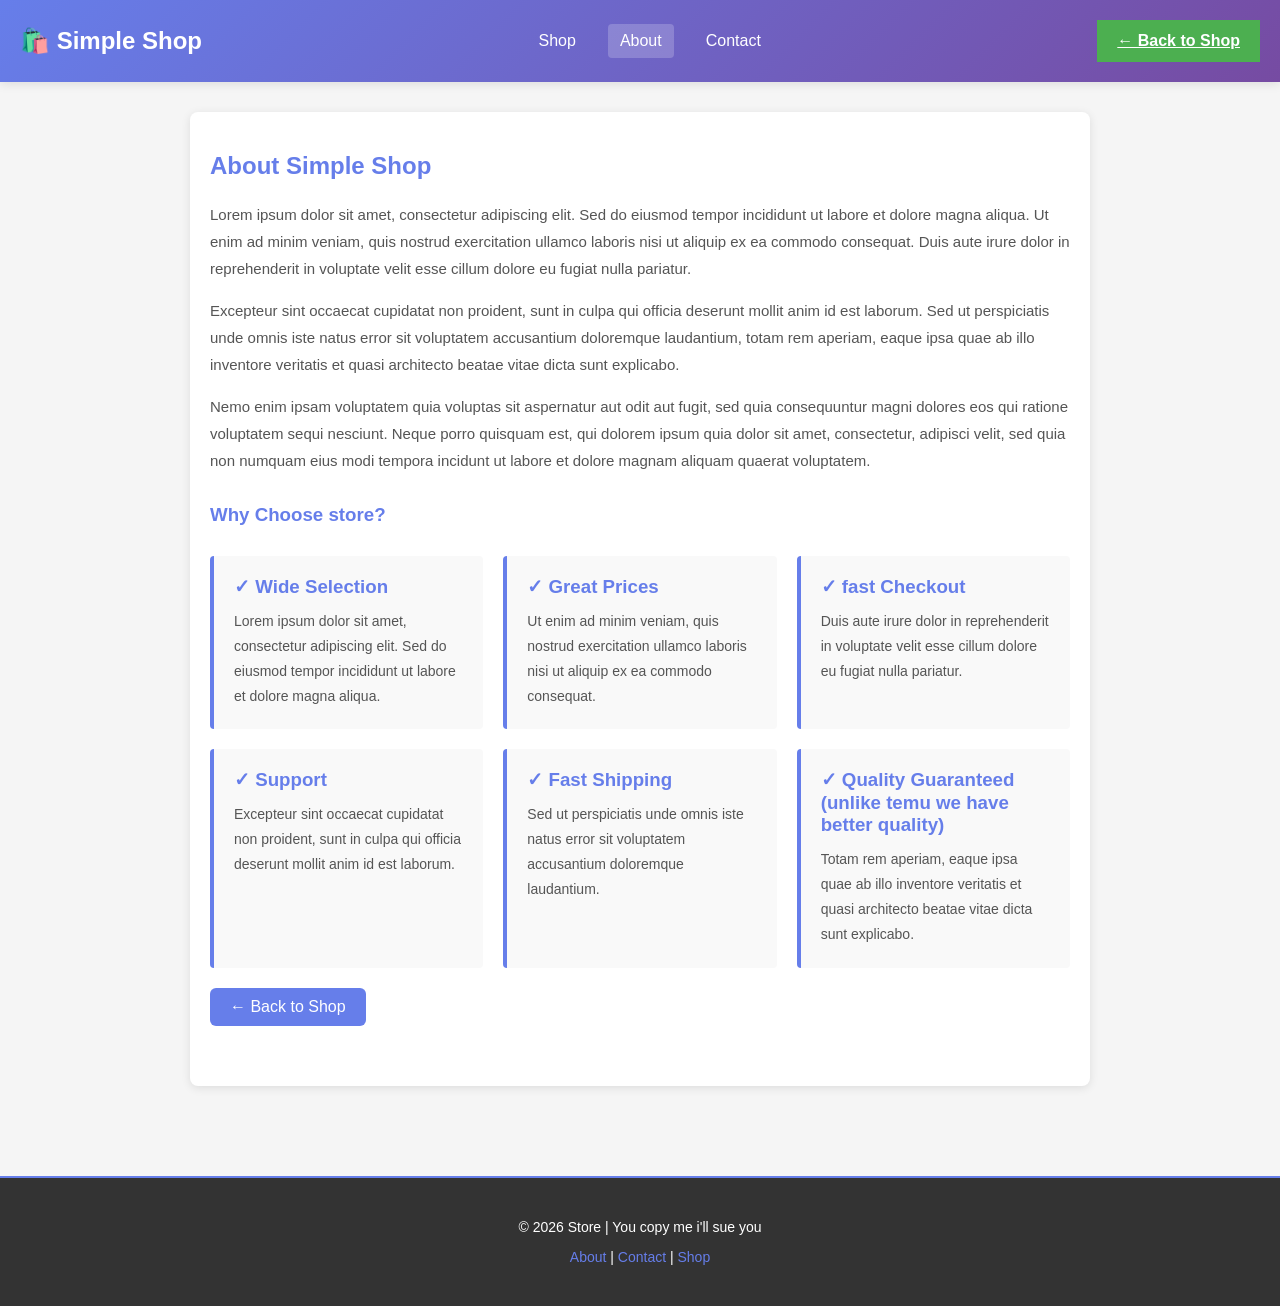
<file: about.html>
<!doctype html>
<html>
  <head>
    <meta charset="UTF-8" />
    <meta name="viewport" content="width=device-width, initial-scale=1.0" />
    <title>About - Simple Shop</title>
    <!-- CSS Files -->
    <link rel="stylesheet" href="common.css" />
    <link rel="stylesheet" href="header.css" />
    <link rel="stylesheet" href="footer.css" />
    <link rel="stylesheet" href="responsive.css" />
    <style>
      .about-container {
        max-width: 900px;
        margin: 0 auto;
        padding: 40px 20px;
        background: #fff;
        border-radius: 8px;
        box-shadow: 0 2px 10px rgba(0, 0, 0, 0.1);
      }

      .about-container h2 {
        color: var(--primary-color);
        margin-bottom: 20px;
      }

      .about-container p {
        line-height: 1.8;
        color: #555;
        margin-bottom: 15px;
        font-size: 15px;
      }

      .about-features {
        display: grid;
        grid-template-columns: repeat(auto-fit, minmax(250px, 1fr));
        gap: 20px;
        margin-top: 30px;
      }

      .feature {
        padding: 20px;
        background: #f9f9f9;
        border-left: 4px solid var(--primary-color);
        border-radius: 4px;
      }

      .feature h3 {
        color: var(--primary-color);
        margin-bottom: 10px;
      }

      .feature p {
        margin-bottom: 0;
        font-size: 14px;
      }

      .back-link {
        display: inline-block;
        margin: 20px 0;
        padding: 10px 20px;
        background: var(--primary-color);
        color: white;
        text-decoration: none;
        border-radius: 6px;
        transition: all 0.3s;
      }

      .back-link:hover {
        background: var(--secondary-color);
      }
    </style>
  </head>
  <body>
    <!-- Header -->
    <header>
      <h1>🛍️ Simple Shop</h1>
      <nav>
        <a href="Index.html">Shop</a>
        <a href="about.html" style="background: rgba(255, 255, 255, 0.2)"
          >About</a
        >
        <a href="contact.html">Contact</a>
      </nav>
      <a href="Index.html" class="cart-btn">← Back to Shop</a>
    </header>

    <!-- Main Content -->
    <main class="container">
      <div class="about-container">
        <h2>About Simple Shop</h2>
        <p>
          Lorem ipsum dolor sit amet, consectetur adipiscing elit. Sed do
          eiusmod tempor incididunt ut labore et dolore magna aliqua. Ut enim ad
          minim veniam, quis nostrud exercitation ullamco laboris nisi ut
          aliquip ex ea commodo consequat. Duis aute irure dolor in
          reprehenderit in voluptate velit esse cillum dolore eu fugiat nulla
          pariatur.
        </p>

        <p>
          Excepteur sint occaecat cupidatat non proident, sunt in culpa qui
          officia deserunt mollit anim id est laborum. Sed ut perspiciatis unde
          omnis iste natus error sit voluptatem accusantium doloremque
          laudantium, totam rem aperiam, eaque ipsa quae ab illo inventore
          veritatis et quasi architecto beatae vitae dicta sunt explicabo.
        </p>

        <p>
          Nemo enim ipsam voluptatem quia voluptas sit aspernatur aut odit aut
          fugit, sed quia consequuntur magni dolores eos qui ratione voluptatem
          sequi nesciunt. Neque porro quisquam est, qui dolorem ipsum quia dolor
          sit amet, consectetur, adipisci velit, sed quia non numquam eius modi
          tempora incidunt ut labore et dolore magnam aliquam quaerat
          voluptatem.
        </p>

        <h3
          style="
            color: var(--primary-color);
            margin-top: 30px;
            margin-bottom: 20px;
          "
        >
          Why Choose store?
        </h3>

        <div class="about-features">
          <div class="feature">
            <h3>✓ Wide Selection</h3>
            <p>
              Lorem ipsum dolor sit amet, consectetur adipiscing elit. Sed do
              eiusmod tempor incididunt ut labore et dolore magna aliqua.
            </p>
          </div>
          <div class="feature">
            <h3>✓ Great Prices</h3>
            <p>
              Ut enim ad minim veniam, quis nostrud exercitation ullamco laboris
              nisi ut aliquip ex ea commodo consequat.
            </p>
          </div>
          <div class="feature">
            <h3>✓ fast Checkout</h3>
            <p>
              Duis aute irure dolor in reprehenderit in voluptate velit esse
              cillum dolore eu fugiat nulla pariatur.
            </p>
          </div>
          <div class="feature">
            <h3>✓ Support</h3>
            <p>
              Excepteur sint occaecat cupidatat non proident, sunt in culpa qui
              officia deserunt mollit anim id est laborum.
            </p>
          </div>
          <div class="feature">
            <h3>✓ Fast Shipping</h3>
            <p>
              Sed ut perspiciatis unde omnis iste natus error sit voluptatem
              accusantium doloremque laudantium.
            </p>
          </div>
          <div class="feature">
            <h3>✓ Quality Guaranteed (unlike temu we have better quality) </h3>
            <p>
              Totam rem aperiam, eaque ipsa quae ab illo inventore veritatis et
              quasi architecto beatae vitae dicta sunt explicabo.
            </p>
          </div>
        </div>

        <a href="Index.html" class="back-link">← Back to Shop</a>
      </div>
    </main>

    <!-- Footer -->
    <footer>
      <p>&copy; 2026 Store | You copy me i'll sue you</p>
      <p>
        <a href="about.html">About</a> | <a href="contact.html">Contact</a> |
        <a href="Index.html">Shop</a>
      </p>
    </footer>
  </body>
</html>
</file>
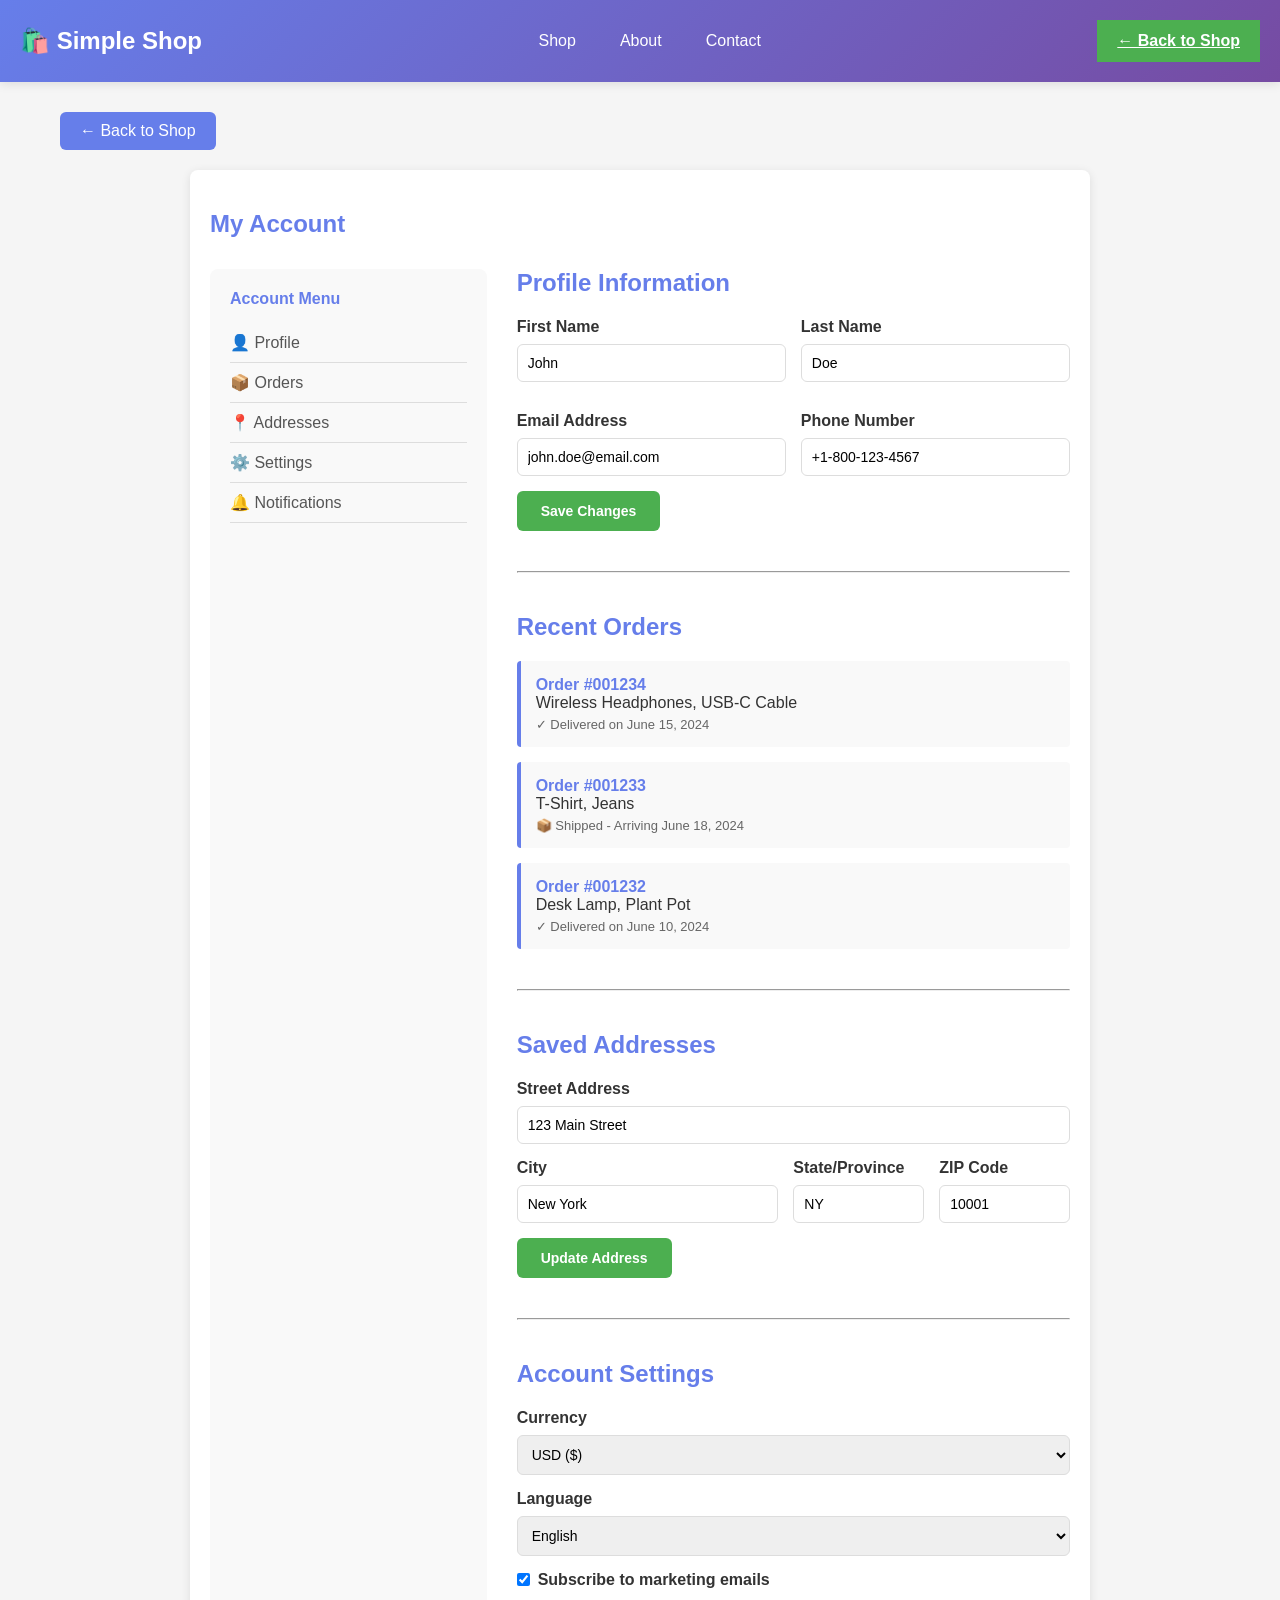
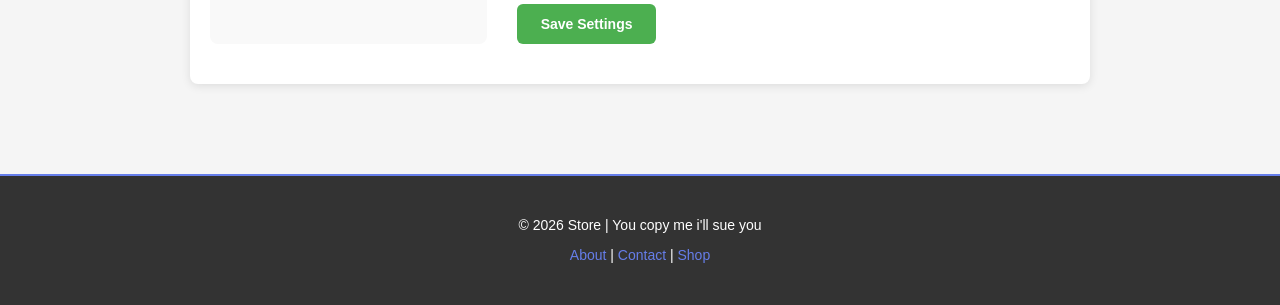
<file: account.html>
<!doctype html>
<html>
  <head>
    <meta charset="UTF-8" />
    <meta name="viewport" content="width=device-width, initial-scale=1.0" />
    <title>My Account - Simple Shop</title>
    <!-- CSS Files -->
    <link rel="stylesheet" href="common.css" />
    <link rel="stylesheet" href="header.css" />
    <link rel="stylesheet" href="footer.css" />
    <link rel="stylesheet" href="responsive.css" />
    <style>
      .account-container {
        max-width: 900px;
        margin: 0 auto;
        padding: 40px 20px;
        background: #fff;
        border-radius: 8px;
        box-shadow: 0 2px 10px rgba(0, 0, 0, 0.1);
      }

      .account-grid {
        display: grid;
        grid-template-columns: 1fr 2fr;
        gap: 30px;
        margin-top: 30px;
      }

      .sidebar {
        background: #f9f9f9;
        padding: 20px;
        border-radius: 8px;
      }

      .sidebar h3 {
        color: var(--primary-color);
        margin-bottom: 15px;
        font-size: 16px;
      }

      .sidebar ul {
        list-style: none;
        padding: 0;
      }

      .sidebar li {
        padding: 10px 0;
        border-bottom: 1px solid var(--border-color);
      }

      .sidebar li a {
        color: #555;
        text-decoration: none;
        transition: color 0.3s;
        display: flex;
        align-items: center;
        gap: 10px;
      }

      .sidebar li a:hover {
        color: var(--primary-color);
      }

      .content-section {
        background: white;
      }

      .content-section h2 {
        color: var(--primary-color);
        margin-bottom: 20px;
      }

      .form-group {
        margin-bottom: 15px;
      }

      .form-group label {
        display: block;
        font-weight: bold;
        margin-bottom: 8px;
        color: var(--text-color);
      }

      .form-group input,
      .form-group select {
        width: 100%;
        padding: 10px;
        border: 1px solid var(--border-color);
        border-radius: 6px;
        font-size: 14px;
      }

      .form-group input:focus,
      .form-group select:focus {
        outline: none;
        border-color: var(--primary-color);
        box-shadow: 0 0 5px rgba(102, 126, 234, 0.3);
      }

      .profile-info {
        display: grid;
        grid-template-columns: 1fr 1fr;
        gap: 15px;
      }

      .order-item {
        padding: 15px;
        background: #f9f9f9;
        border-left: 4px solid var(--primary-color);
        border-radius: 4px;
        margin-bottom: 15px;
      }

      .order-item .order-number {
        font-weight: bold;
        color: var(--primary-color);
      }

      .order-item .order-status {
        font-size: 13px;
        color: #666;
        margin-top: 5px;
      }

      .save-btn {
        padding: 12px 24px;
        background: var(--success-color);
        color: white;
        border: none;
        border-radius: 6px;
        font-weight: bold;
        cursor: pointer;
        transition: all 0.3s;
      }

      .save-btn:hover {
        background: #45a049;
      }

      .back-link {
        display: inline-block;
        margin-bottom: 20px;
        padding: 10px 20px;
        background: var(--primary-color);
        color: white;
        text-decoration: none;
        border-radius: 6px;
        transition: all 0.3s;
      }

      .back-link:hover {
        background: var(--secondary-color);
      }

      @media (max-width: 768px) {
        .account-grid {
          grid-template-columns: 1fr;
        }

        .profile-info {
          grid-template-columns: 1fr;
        }
      }
    </style>
  </head>
  <body>
    <!-- Header -->
    <header>
      <h1>🛍️ Simple Shop</h1>
      <nav>
        <a href="Index.html">Shop</a>
        <a href="about.html">About</a>
        <a href="contact.html">Contact</a>
      </nav>
      <a href="Index.html" class="cart-btn">← Back to Shop</a>
    </header>

    <!-- Main Content -->
    <main class="container">
      <a href="Index.html" class="back-link">← Back to Shop</a>

      <div class="account-container">
        <h2 style="color: var(--primary-color)">My Account</h2>

        <div class="account-grid">
          <!-- Sidebar Menu -->
          <div class="sidebar">
            <h3>Account Menu</h3>
            <ul>
              <li><a href="#profile">👤 Profile</a></li>
              <li><a href="#orders">📦 Orders</a></li>
              <li><a href="#addresses">📍 Addresses</a></li>
              <li><a href="#settings">⚙️ Settings</a></li>
              <li><a href="#notifications">🔔 Notifications</a></li>
            </ul>
          </div>

          <!-- Content Section -->
          <div class="content-section">
            <!-- Profile Section -->
            <div id="profile" style="margin-bottom: 40px">
              <h2>Profile Information</h2>
              <div class="profile-info">
                <div class="form-group">
                  <label>First Name</label>
                  <input type="text" value="John" placeholder="First Name" />
                </div>
                <div class="form-group">
                  <label>Last Name</label>
                  <input type="text" value="Doe" placeholder="Last Name" />
                </div>
                <div class="form-group">
                  <label>Email Address</label>
                  <input
                    type="email"
                    value="john.doe@email.com"
                    placeholder="Email"
                  />
                </div>
                <div class="form-group">
                  <label>Phone Number</label>
                  <input
                    type="tel"
                    value="+1-800-123-4567"
                    placeholder="Phone"
                  />
                </div>
              </div>
              <button
                class="save-btn"
                onclick="alert('Profile updated successfully!')"
              >
                Save Changes
              </button>
            </div>

            <hr style="margin: 40px 0" />

            <!-- Orders Section -->
            <div id="orders" style="margin-bottom: 40px">
              <h2>Recent Orders</h2>
              <div class="order-item">
                <div class="order-number">Order #001234</div>
                <p>Wireless Headphones, USB-C Cable</p>
                <div class="order-status">✓ Delivered on June 15, 2024</div>
              </div>
              <div class="order-item">
                <div class="order-number">Order #001233</div>
                <p>T-Shirt, Jeans</p>
                <div class="order-status">
                  📦 Shipped - Arriving June 18, 2024
                </div>
              </div>
              <div class="order-item">
                <div class="order-number">Order #001232</div>
                <p>Desk Lamp, Plant Pot</p>
                <div class="order-status">✓ Delivered on June 10, 2024</div>
              </div>
            </div>

            <hr style="margin: 40px 0" />

            <!-- Addresses Section -->
            <div id="addresses" style="margin-bottom: 40px">
              <h2>Saved Addresses</h2>
              <div class="form-group">
                <label>Street Address</label>
                <input
                  type="text"
                  value="123 Main Street"
                  placeholder="Street Address"
                />
              </div>
              <div
                style="
                  display: grid;
                  grid-template-columns: 2fr 1fr 1fr;
                  gap: 15px;
                "
              >
                <div class="form-group">
                  <label>City</label>
                  <input type="text" value="New York" placeholder="City" />
                </div>
                <div class="form-group">
                  <label>State/Province</label>
                  <input type="text" value="NY" placeholder="State" />
                </div>
                <div class="form-group">
                  <label>ZIP Code</label>
                  <input type="text" value="10001" placeholder="ZIP" />
                </div>
              </div>
              <button
                class="save-btn"
                onclick="alert('Address updated successfully!')"
              >
                Update Address
              </button>
            </div>

            <hr style="margin: 40px 0" />

            <!-- Settings Section -->
            <div id="settings">
              <h2>Account Settings</h2>
              <div class="form-group">
                <label>Currency</label>
                <select>
                  <option>USD ($)</option>
                  <option>EUR (€)</option>
                  <option>GBP (£)</option>
                </select>
              </div>
              <div class="form-group">
                <label>Language</label>
                <select>
                  <option>English</option>
                  <option>Spanish</option>
                  <option>French</option>
                  <option>German</option>
                </select>
              </div>
              <div class="form-group">
                <label style="display: flex; align-items: center">
                  <input
                    type="checkbox"
                    checked
                    style="width: auto; margin-right: 8px"
                  />
                  Subscribe to marketing emails
                </label>
              </div>
              <button
                class="save-btn"
                onclick="alert('Settings saved successfully!')"
              >
                Save Settings
              </button>
            </div>
          </div>
        </div>
      </div>
    </main>

    <!-- Footer -->
    <footer>
      <p>&copy; 2026 Store | You copy me i'll sue you</p>
      <p>
        <a href="about.html">About</a> | <a href="contact.html">Contact</a> |
        <a href="Index.html">Shop</a>
      </p>
    </footer>
  </body>
</html>
</file>
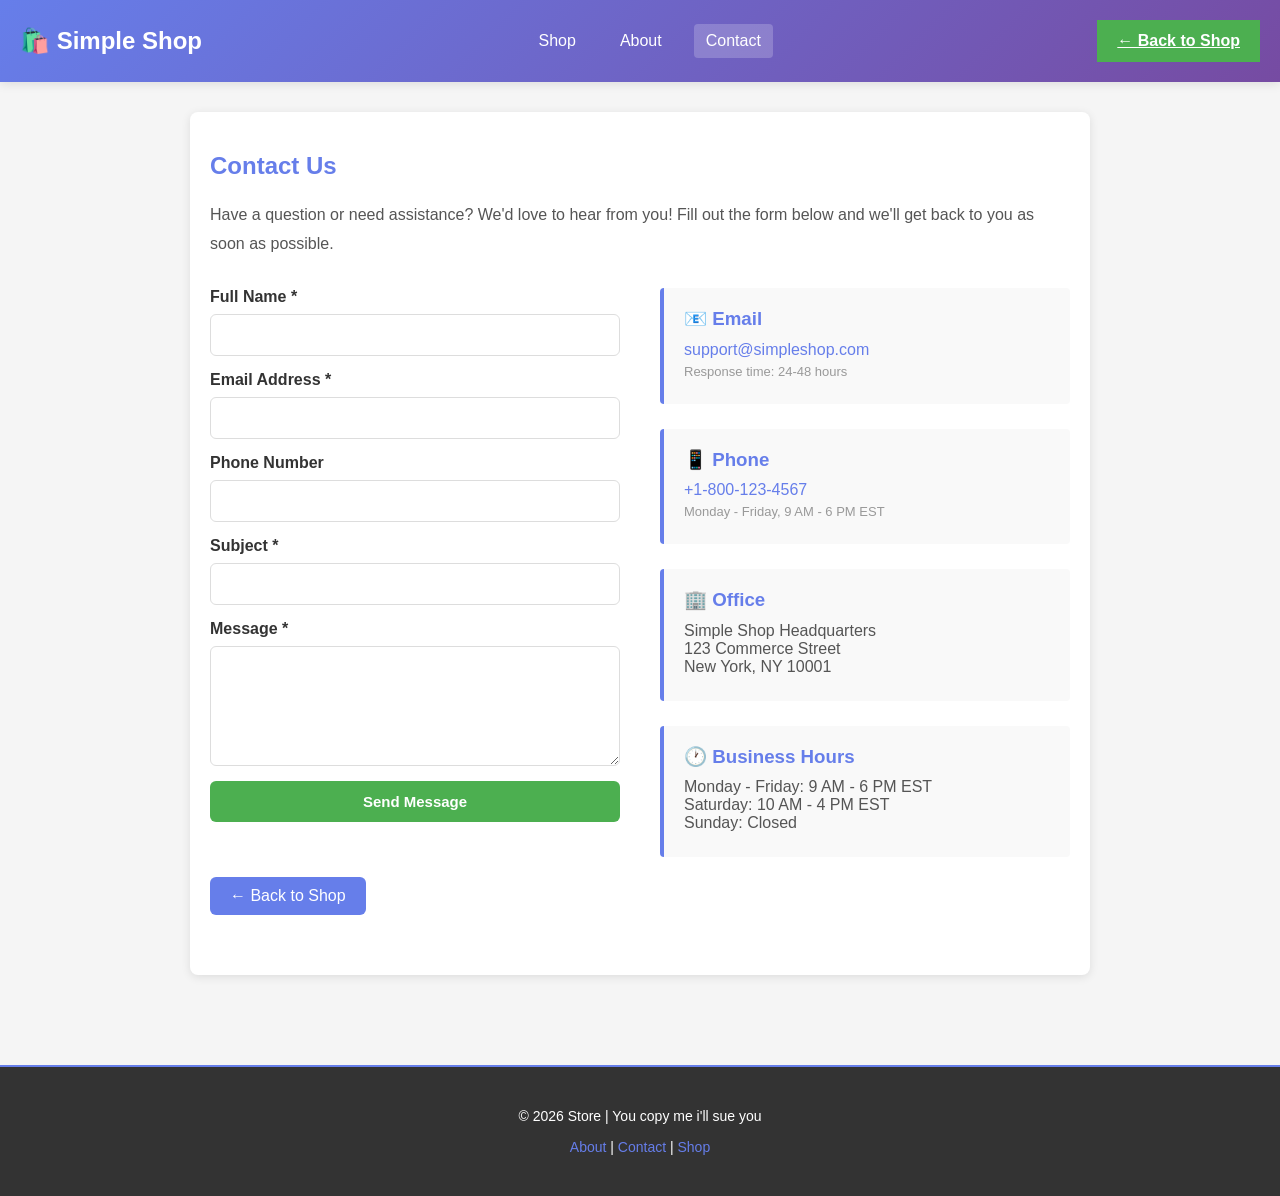
<file: contact.html>
<!doctype html>
<html>
  <head>
    <meta charset="UTF-8" />
    <meta name="viewport" content="width=device-width, initial-scale=1.0" />
    <title>Contact - Simple Shop</title>
    <!-- CSS Files -->
    <link rel="stylesheet" href="common.css" />
    <link rel="stylesheet" href="header.css" />
    <link rel="stylesheet" href="footer.css" />
    <link rel="stylesheet" href="responsive.css" />
    <style>
      .contact-container {
        max-width: 900px;
        margin: 0 auto;
        padding: 40px 20px;
        background: #fff;
        border-radius: 8px;
        box-shadow: 0 2px 10px rgba(0, 0, 0, 0.1);
      }

      .contact-container h2 {
        color: var(--primary-color);
        margin-bottom: 20px;
      }

      .contact-content {
        display: grid;
        grid-template-columns: 1fr 1fr;
        gap: 40px;
        margin-top: 30px;
      }

      .contact-form {
        display: flex;
        flex-direction: column;
        gap: 15px;
      }

      .form-group {
        display: flex;
        flex-direction: column;
      }

      .form-group label {
        font-weight: bold;
        margin-bottom: 8px;
        color: var(--text-color);
      }

      .form-group input,
      .form-group textarea {
        padding: 12px;
        border: 1px solid var(--border-color);
        border-radius: 6px;
        font-size: 14px;
        font-family: Arial, sans-serif;
        resize: vertical;
      }

      .form-group input:focus,
      .form-group textarea:focus {
        outline: none;
        border-color: var(--primary-color);
        box-shadow: 0 0 5px rgba(102, 126, 234, 0.3);
      }

      .form-group textarea {
        min-height: 120px;
      }

      .submit-btn {
        padding: 12px;
        background: var(--success-color);
        color: white;
        border: none;
        border-radius: 6px;
        font-weight: bold;
        font-size: 15px;
        cursor: pointer;
        transition: all 0.3s;
      }

      .submit-btn:hover {
        background: #45a049;
      }

      .contact-info {
        display: flex;
        flex-direction: column;
        gap: 25px;
      }

      .info-item {
        padding: 20px;
        background: #f9f9f9;
        border-left: 4px solid var(--primary-color);
        border-radius: 4px;
      }

      .info-item h3 {
        color: var(--primary-color);
        margin-bottom: 10px;
      }

      .info-item p {
        margin: 5px 0;
        color: #555;
      }

      .back-link {
        display: inline-block;
        margin: 20px 0;
        padding: 10px 20px;
        background: var(--primary-color);
        color: white;
        text-decoration: none;
        border-radius: 6px;
        transition: all 0.3s;
      }

      .back-link:hover {
        background: var(--secondary-color);
      }

      @media (max-width: 768px) {
        .contact-content {
          grid-template-columns: 1fr;
          gap: 30px;
        }
      }
    </style>
  </head>
  <body>
    <!-- Header -->
    <header>
      <h1>🛍️ Simple Shop</h1>
      <nav>
        <a href="Index.html">Shop</a>
        <a href="about.html">About</a>
        <a href="contact.html" style="background: rgba(255, 255, 255, 0.2)"
          >Contact</a
        >
      </nav>
      <a href="Index.html" class="cart-btn">← Back to Shop</a>
    </header>

    <!-- Main Content -->
    <main class="container">
      <div class="contact-container">
        <h2>Contact Us</h2>
        <p style="color: #555; line-height: 1.8; margin-bottom: 20px">
          Have a question or need assistance? We'd love to hear from you! Fill
          out the form below and we'll get back to you as soon as possible.
        </p>

        <div class="contact-content">
          <!-- Contact Form -->
          <form class="contact-form" onsubmit="handleContactSubmit(event)">
            <div class="form-group">
              <label for="name">Full Name *</label>
              <input type="text" id="name" name="name" required />
            </div>

            <div class="form-group">
              <label for="email">Email Address *</label>
              <input type="email" id="email" name="email" required />
            </div>

            <div class="form-group">
              <label for="phone">Phone Number</label>
              <input type="tel" id="phone" name="phone" />
            </div>

            <div class="form-group">
              <label for="subject">Subject *</label>
              <input type="text" id="subject" name="subject" required />
            </div>

            <div class="form-group">
              <label for="message">Message *</label>
              <textarea id="message" name="message" required></textarea>
            </div>

            <button type="submit" class="submit-btn">Send Message</button>
          </form>

          <!-- Contact Information -->
          <div class="contact-info">
            <div class="info-item">
              <h3>📧 Email</h3>
              <p>
                <a
                  href="mailto:support@simpleshop.com"
                  style="color: var(--primary-color); text-decoration: none"
                  >support@simpleshop.com</a
                >
              </p>
              <p style="font-size: 13px; color: #999; margin-top: 5px">
                Response time: 24-48 hours
              </p>
            </div>

            <div class="info-item">
              <h3>📱 Phone</h3>
              <p>
                <a
                  href="tel:+1-800-123-4567"
                  style="color: var(--primary-color); text-decoration: none"
                  >+1-800-123-4567</a
                >
              </p>
              <p style="font-size: 13px; color: #999; margin-top: 5px">
                Monday - Friday, 9 AM - 6 PM EST
              </p>
            </div>

            <div class="info-item">
              <h3>🏢 Office</h3>
              <p>
                Simple Shop Headquarters<br />123 Commerce Street<br />New York,
                NY 10001
              </p>
            </div>

            <div class="info-item">
              <h3>🕐 Business Hours</h3>
              <p>
                Monday - Friday: 9 AM - 6 PM EST<br />Saturday: 10 AM - 4 PM
                EST<br />Sunday: Closed
              </p>
            </div>
          </div>
        </div>

        <a href="Index.html" class="back-link">← Back to Shop</a>
      </div>
    </main>

    <!-- Footer -->
    <footer>
      <p>&copy; 2026 Store | You copy me i'll sue you</p>
      <p>
        <a href="about.html">About</a> | <a href="contact.html">Contact</a> |
        <a href="Index.html">Shop</a>
      </p>
    </footer>

    <script>
      function handleContactSubmit(event) {
        event.preventDefault();
        const name = document.getElementById("name").value;
        const email = document.getElementById("email").value;
        const subject = document.getElementById("subject").value;

        alert(
          `Thank you for your message, ${name}!\n\nWe've received your inquiry and will respond to ${email} within 24-48 hours.\n\nSubject: ${subject}`,
        );

        // Reset form
        event.target.reset();
      }
    </script>
  </body>
</html>
</file>
<file: common.css>
/* Common & Shared Styles */
* {
  margin: 0;
  padding: 0;
  box-sizing: border-box;
}

:root {
  --primary-color: #667eea;
  --secondary-color: #764ba2;
  --success-color: #4caf50;
  --danger-color: #f44336;
  --warning-color: #ff9800;
  --light-gray: #f5f5f5;
  --medium-gray: #ddd;
  --dark-gray: #333;
  --text-color: #333;
  --border-color: #ddd;
  --shadow: 0 2px 10px rgba(0, 0, 0, 0.1);
  --shadow-lg: 0 5px 15px rgba(0, 0, 0, 0.1);
}

body {
  font-family: Arial, sans-serif;
  background: var(--light-gray);
  color: var(--text-color);
}

button {
  padding: 10px 16px;
  border: none;
  border-radius: 6px;
  cursor: pointer;
  font-size: 14px;
  transition: all 0.3s ease;
}

button:hover {
  transform: translateY(-2px);
}

input,
textarea {
  font-family: inherit;
  font-size: 14px;
}

h1,
h2,
h3,
h4,
h5,
h6 {
  line-height: 1.2;
}

.container {
  max-width: 1200px;
  margin: 0 auto;
  padding: 30px 20px;
}

.page {
  display: none;
}

.page.active {
  display: block;
}
</file>
<file: header.css>
/* Header & Navigation Styles */
header {
  background: linear-gradient(
    135deg,
    var(--primary-color) 0%,
    var(--secondary-color) 100%
  );
  color: #fff;
  padding: 20px;
  display: flex;
  justify-content: space-between;
  align-items: center;
  box-shadow: var(--shadow);
  position: sticky;
  top: 0;
  z-index: 99;
}

header h1 {
  font-size: 24px;
  font-weight: bold;
}

.cart-btn {
  background: var(--success-color);
  color: #fff;
  font-weight: bold;
  padding: 12px 20px;
}

.cart-btn:hover {
  background: #45a049;
}

nav {
  display: flex;
  gap: 20px;
  align-items: center;
}

nav a {
  color: #fff;
  text-decoration: none;
  padding: 8px 12px;
  border-radius: 4px;
  transition: background 0.3s;
}

nav a:hover {
  background: rgba(255, 255, 255, 0.2);
}

@media (max-width: 768px) {
  header {
    flex-direction: column;
    gap: 15px;
    text-align: center;
  }

  header h1 {
    font-size: 20px;
  }

  .cart-btn {
    width: 100%;
  }

  nav {
    width: 100%;
    justify-content: center;
    flex-wrap: wrap;
  }
}
</file>
<file: footer.css>
/* Footer Styles */
footer {
  background: var(--dark-gray);
  color: #fff;
  text-align: center;
  padding: 30px 20px;
  margin-top: 60px;
  font-size: 14px;
  border-top: 2px solid var(--primary-color);
}

footer p {
  margin: 8px 0;
  line-height: 1.6;
}

footer a {
  color: var(--primary-color);
  text-decoration: none;
  transition: color 0.3s;
}

footer a:hover {
  color: var(--secondary-color);
  text-decoration: underline;
}

@media (max-width: 768px) {
  footer {
    padding: 20px 15px;
    margin-top: 40px;
  }

  footer p {
    font-size: 12px;
  }
}
</file>
<file: responsive.css>
/* Responsive Design & Media Queries */

/* Tablets */
@media (max-width: 1024px) {
  .container {
    padding: 20px 15px;
  }

  .checkout-layout {
    gap: 20px;
  }

  .products-grid {
    grid-template-columns: repeat(auto-fill, minmax(160px, 1fr));
    gap: 15px;
  }
}

/* Tablets & Small Devices */
@media (max-width: 768px) {
  .container {
    padding: 15px 10px;
  }

  header {
    padding: 15px;
    flex-direction: column;
    gap: 10px;
  }

  header h1 {
    font-size: 18px;
  }

  .cart-btn {
    width: 100%;
    padding: 10px 15px;
  }

  .products-grid {
    grid-template-columns: repeat(auto-fill, minmax(130px, 1fr));
    gap: 10px;
  }

  .product-card {
    padding: 10px;
  }

  .product-image {
    height: 120px;
    margin-bottom: 8px;
  }

  .product-card h3 {
    font-size: 13px;
    margin: 8px 0;
  }

  .product-description {
    font-size: 11px;
  }

  .filter-buttons {
    margin: 15px 0;
    gap: 8px;
  }

  .filter-btn {
    padding: 8px 12px;
    font-size: 12px;
  }

  .cart-sidebar {
    width: 100%;
    right: -100%;
    height: 100%;
  }

  #cartItems {
    max-height: 50vh;
  }

  .checkout-layout {
    grid-template-columns: 1fr;
    gap: 20px;
  }

  .order-summary {
    position: static;
    height: auto;
  }

  .checkout-form {
    padding: 15px;
  }

  .checkout-form input {
    padding: 10px;
    margin: 8px 0;
    font-size: 16px;
  }

  .card-details {
    grid-template-columns: 1fr;
    gap: 10px;
  }

  .place-order-btn,
  .back-btn {
    padding: 12px;
    font-size: 14px;
  }

  h2 {
    font-size: 22px;
  }

  h3 {
    font-size: 14px;
  }

  footer {
    padding: 20px 15px;
    margin-top: 40px;
  }
}

/* Mobile Phones */
@media (max-width: 480px) {
  .container {
    padding: 10px 8px;
    margin: 0 auto;
  }

  header {
    padding: 12px;
    gap: 8px;
  }

  header h1 {
    font-size: 16px;
  }

  .cart-btn {
    padding: 8px 12px;
    font-size: 12px;
  }

  .products-grid {
    grid-template-columns: repeat(auto-fill, minmax(110px, 1fr));
    gap: 8px;
  }

  .product-card {
    padding: 8px;
  }

  .product-image {
    height: 100px;
    margin-bottom: 5px;
  }

  .product-card h3 {
    font-size: 12px;
    margin: 6px 0;
  }

  .product-description {
    font-size: 10px;
    margin: 4px 0;
  }

  .price {
    font-size: 14px;
  }

  .add-btn {
    padding: 6px 8px;
    font-size: 11px;
  }

  .filter-buttons {
    margin: 10px 0;
    gap: 6px;
  }

  .filter-btn {
    padding: 6px 10px;
    font-size: 11px;
  }

  .cart-sidebar {
    width: 100%;
    right: -100%;
    padding: 15px;
  }

  .cart-sidebar h2 {
    font-size: 16px;
    margin-bottom: 10px;
  }

  .close-btn {
    padding: 8px;
    font-size: 12px;
  }

  #cartItems {
    margin: 10px 0;
    max-height: 45vh;
  }

  .cart-item {
    padding: 10px;
    margin: 8px 0;
    font-size: 12px;
  }

  .cart-total {
    padding-top: 10px;
    margin-top: 10px;
    font-size: 12px;
  }

  .checkout-btn {
    padding: 10px;
    font-size: 12px;
    margin-top: 10px;
  }

  .checkout-form {
    padding: 12px;
  }

  .checkout-form input {
    padding: 8px;
    margin: 6px 0;
    font-size: 14px;
  }

  .checkout-form h3 {
    margin-top: 12px;
    margin-bottom: 8px;
    font-size: 14px;
  }

  .place-order-btn,
  .back-btn {
    padding: 10px;
    font-size: 12px;
    margin-top: 8px;
  }

  .order-summary {
    padding: 15px;
  }

  .order-summary h3 {
    font-size: 14px;
    margin-bottom: 10px;
  }

  .order-item {
    padding: 6px 0;
    font-size: 11px;
  }

  .order-summary p {
    margin: 6px 0;
    font-size: 12px;
  }

  h2 {
    font-size: 18px;
    margin-bottom: 15px;
  }

  footer {
    padding: 15px 10px;
    margin-top: 30px;
    font-size: 12px;
  }

  footer p {
    margin: 6px 0;
  }
}

/* Very Small Devices */
@media (max-width: 360px) {
  .products-grid {
    grid-template-columns: repeat(auto-fill, minmax(95px, 1fr));
    gap: 6px;
  }

  .product-image {
    height: 90px;
  }

  header h1 {
    font-size: 14px;
  }

  .cart-btn {
    padding: 6px 10px;
    font-size: 11px;
  }
}
</file>
